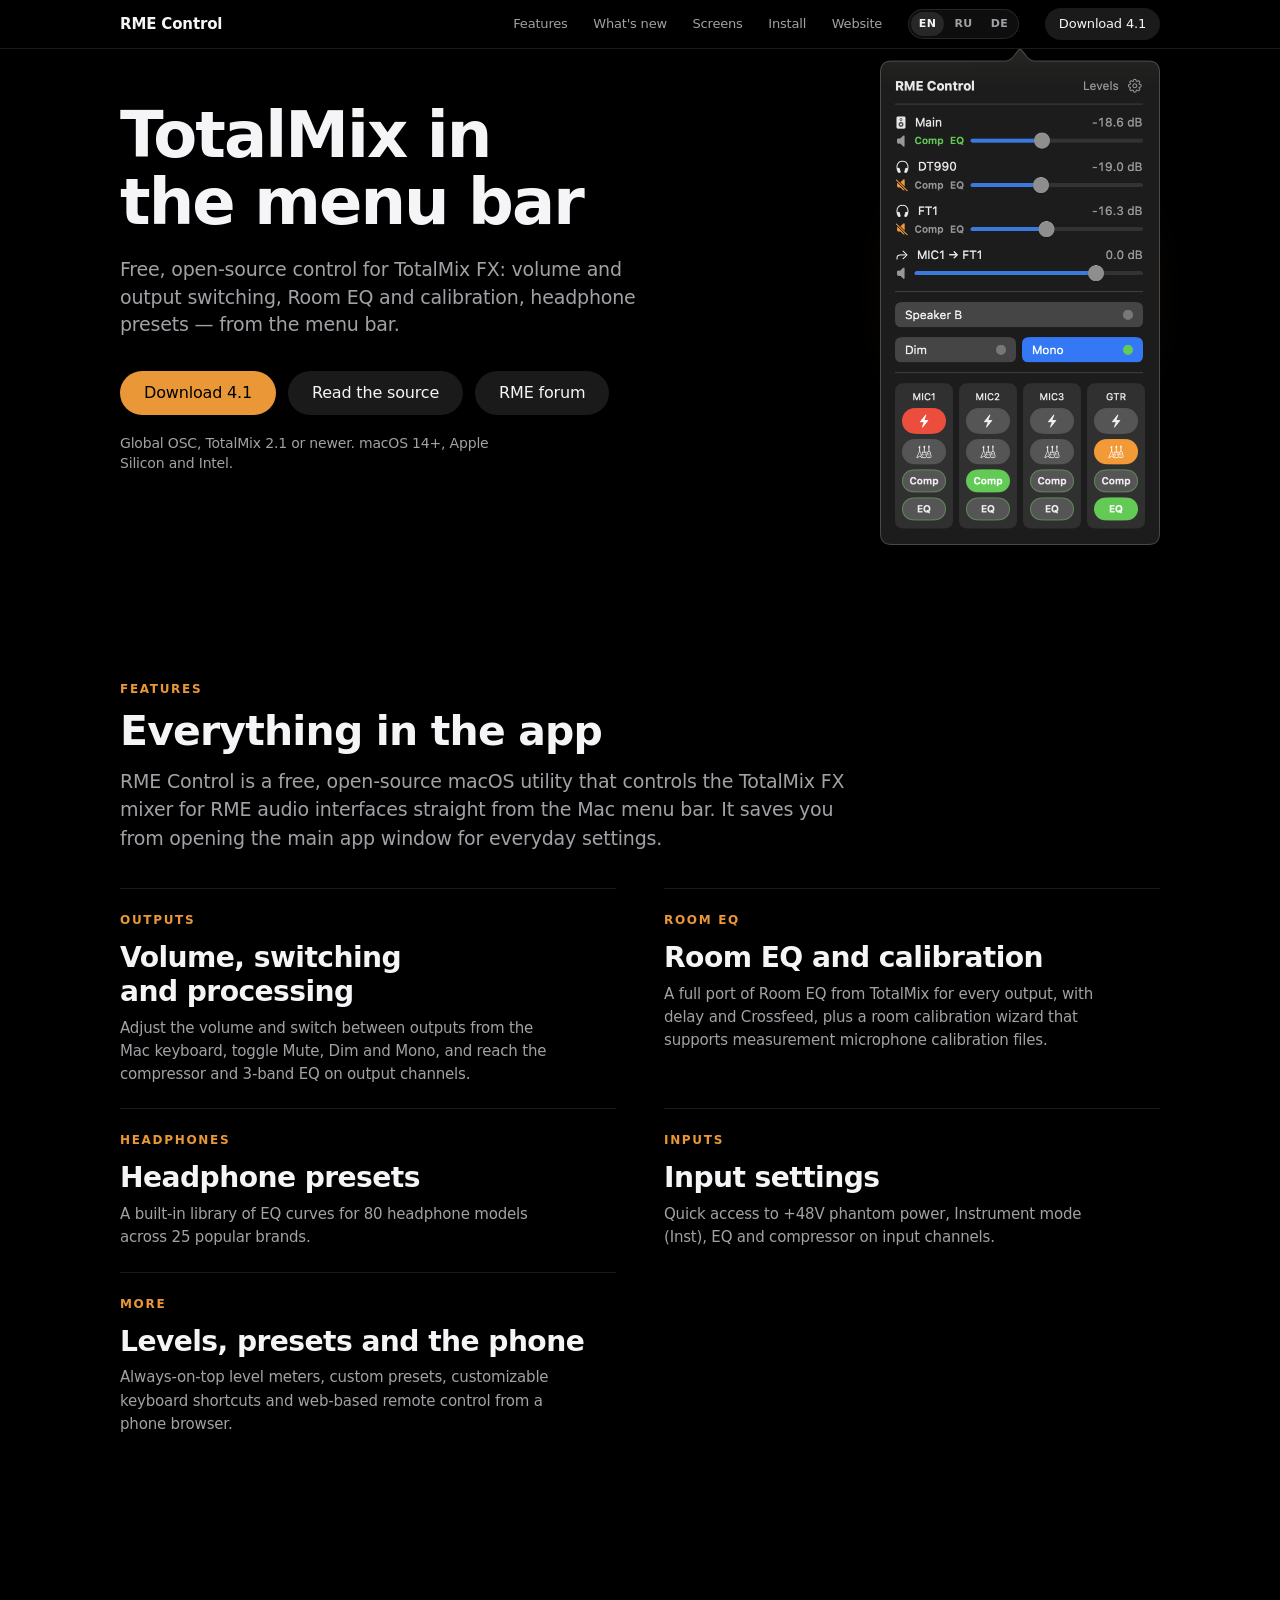
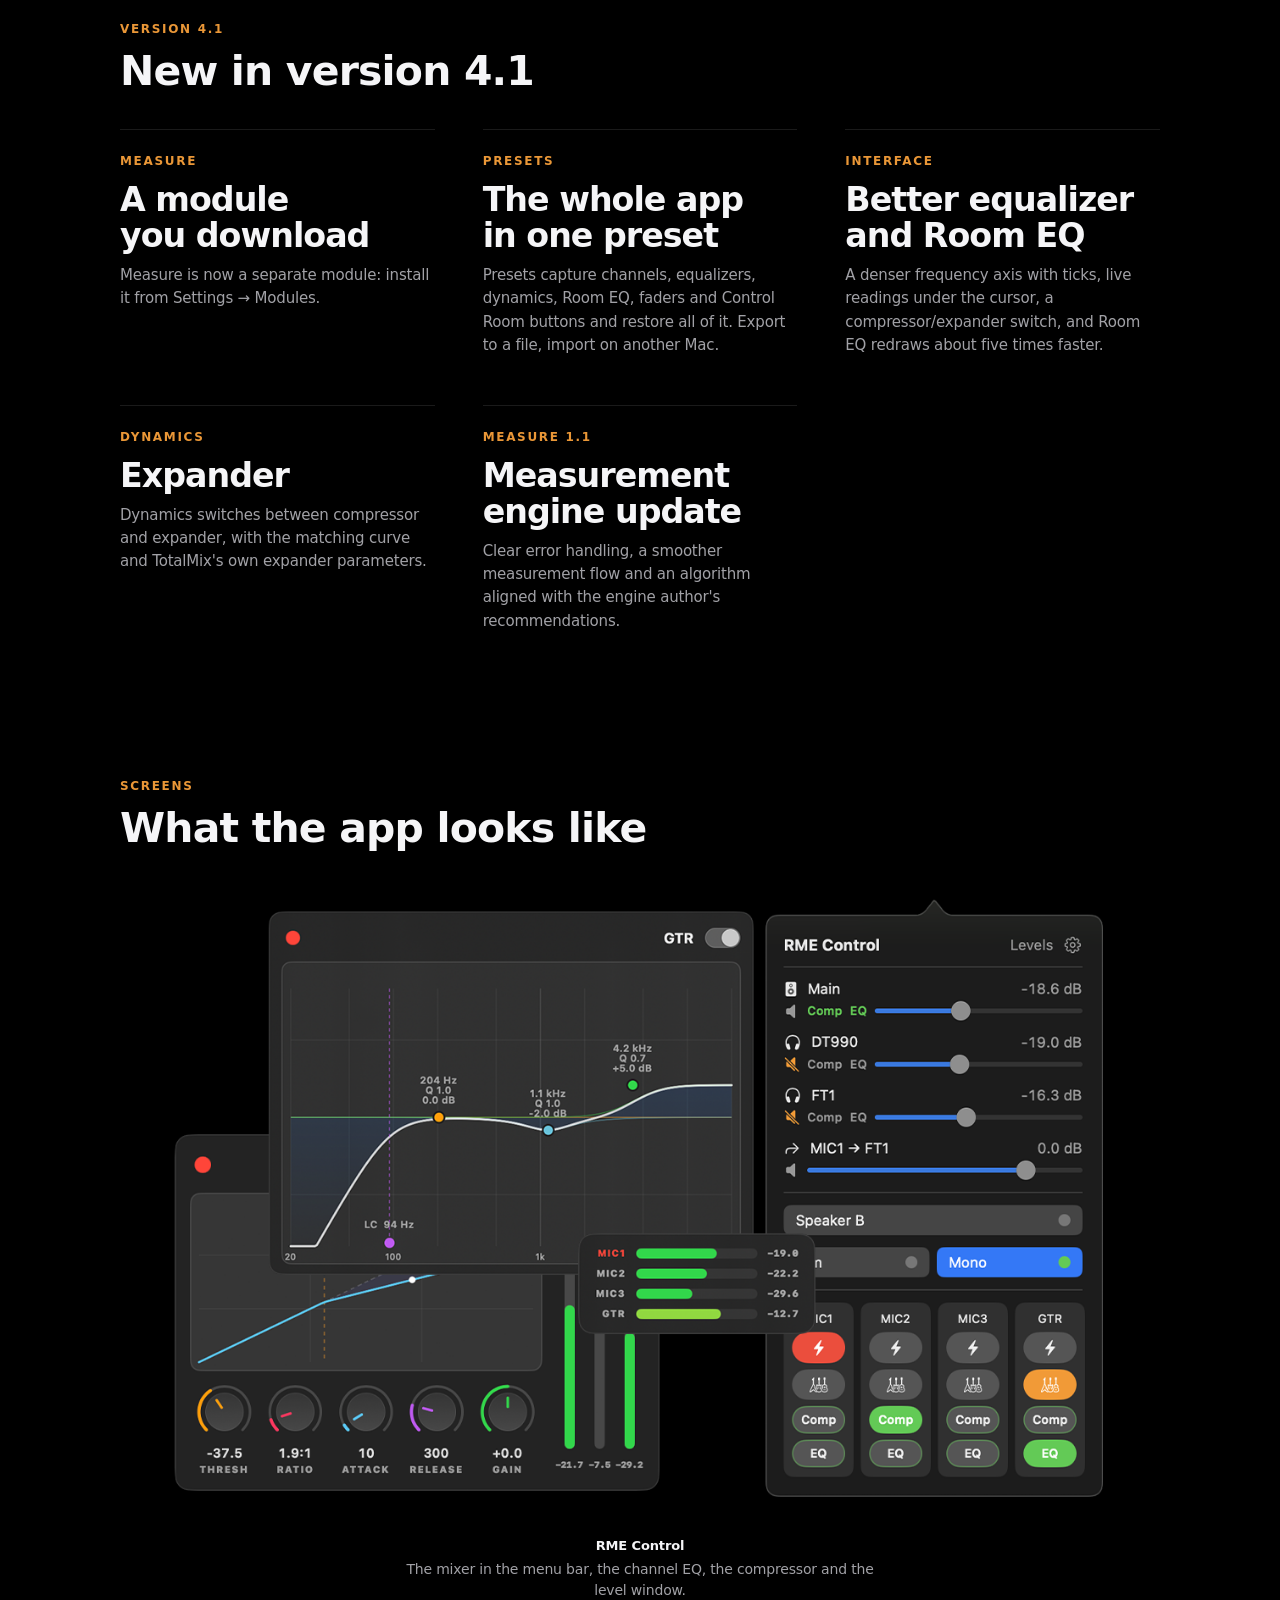
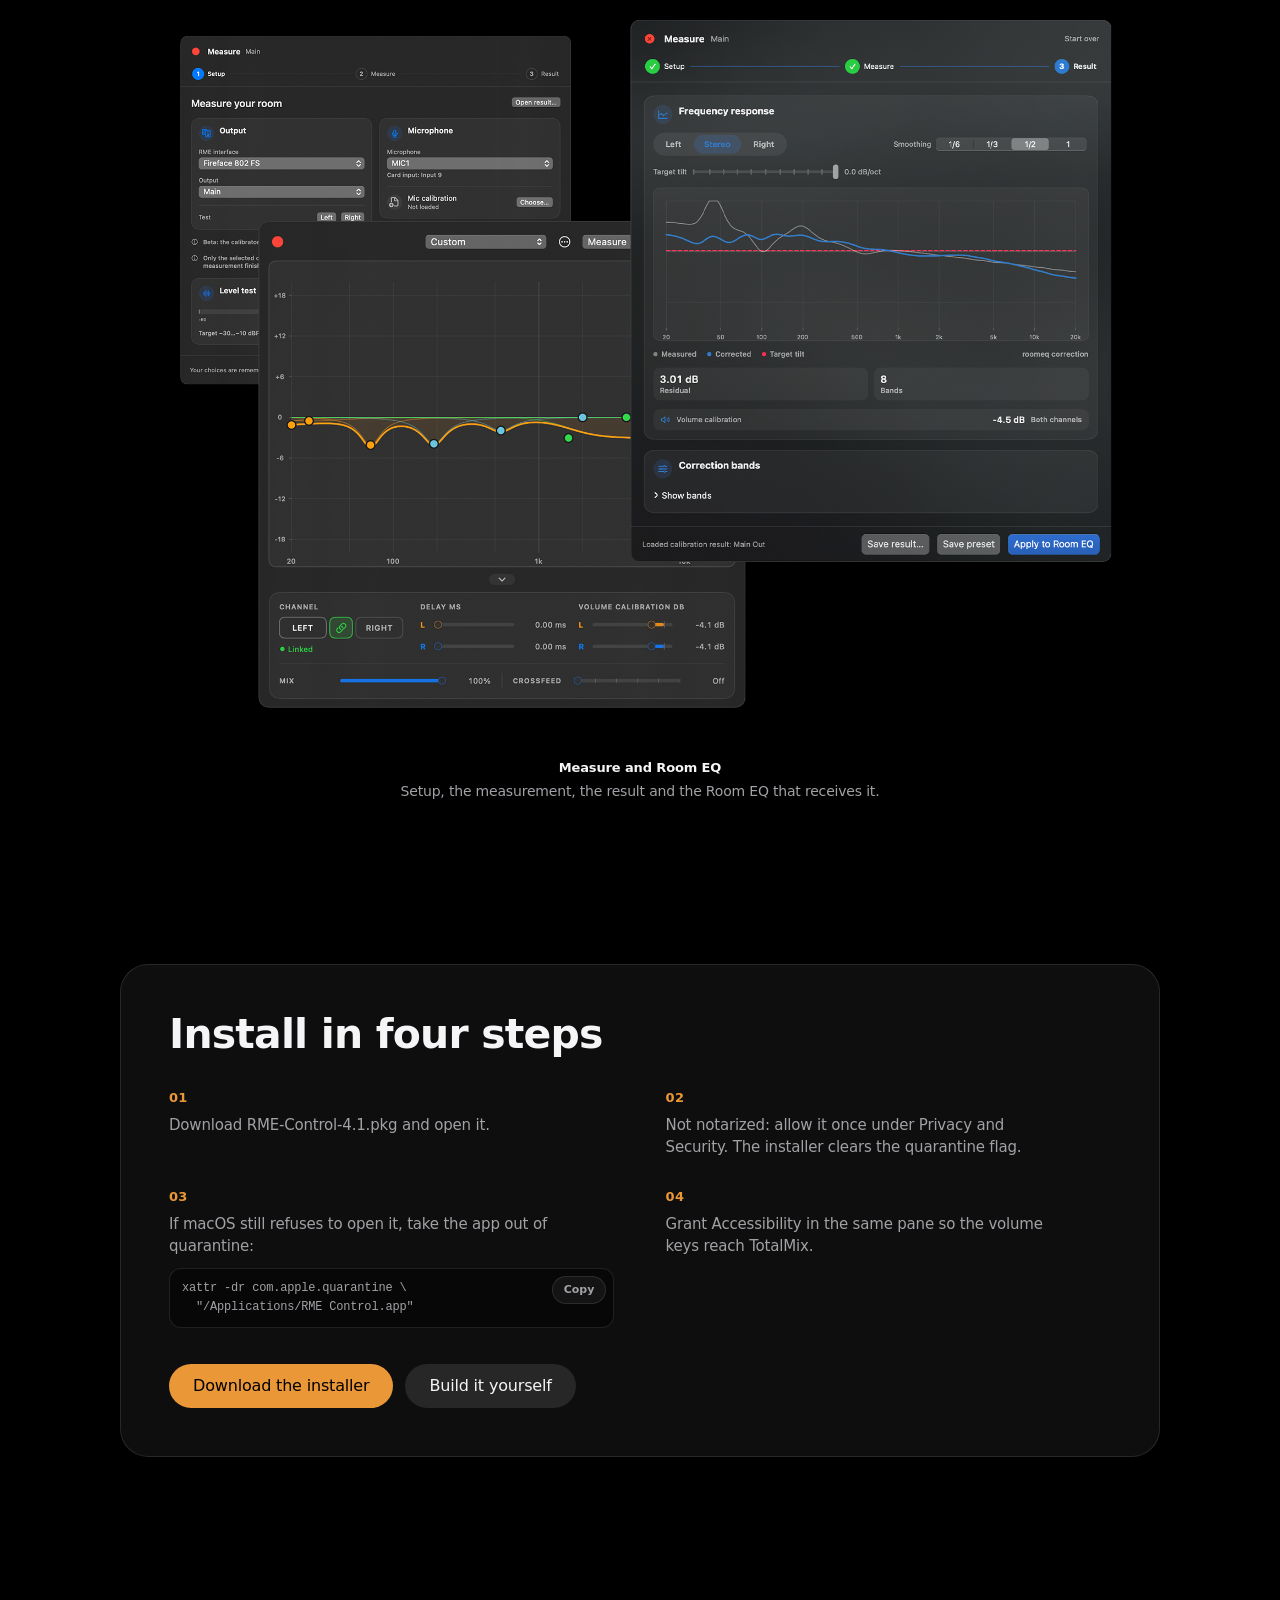
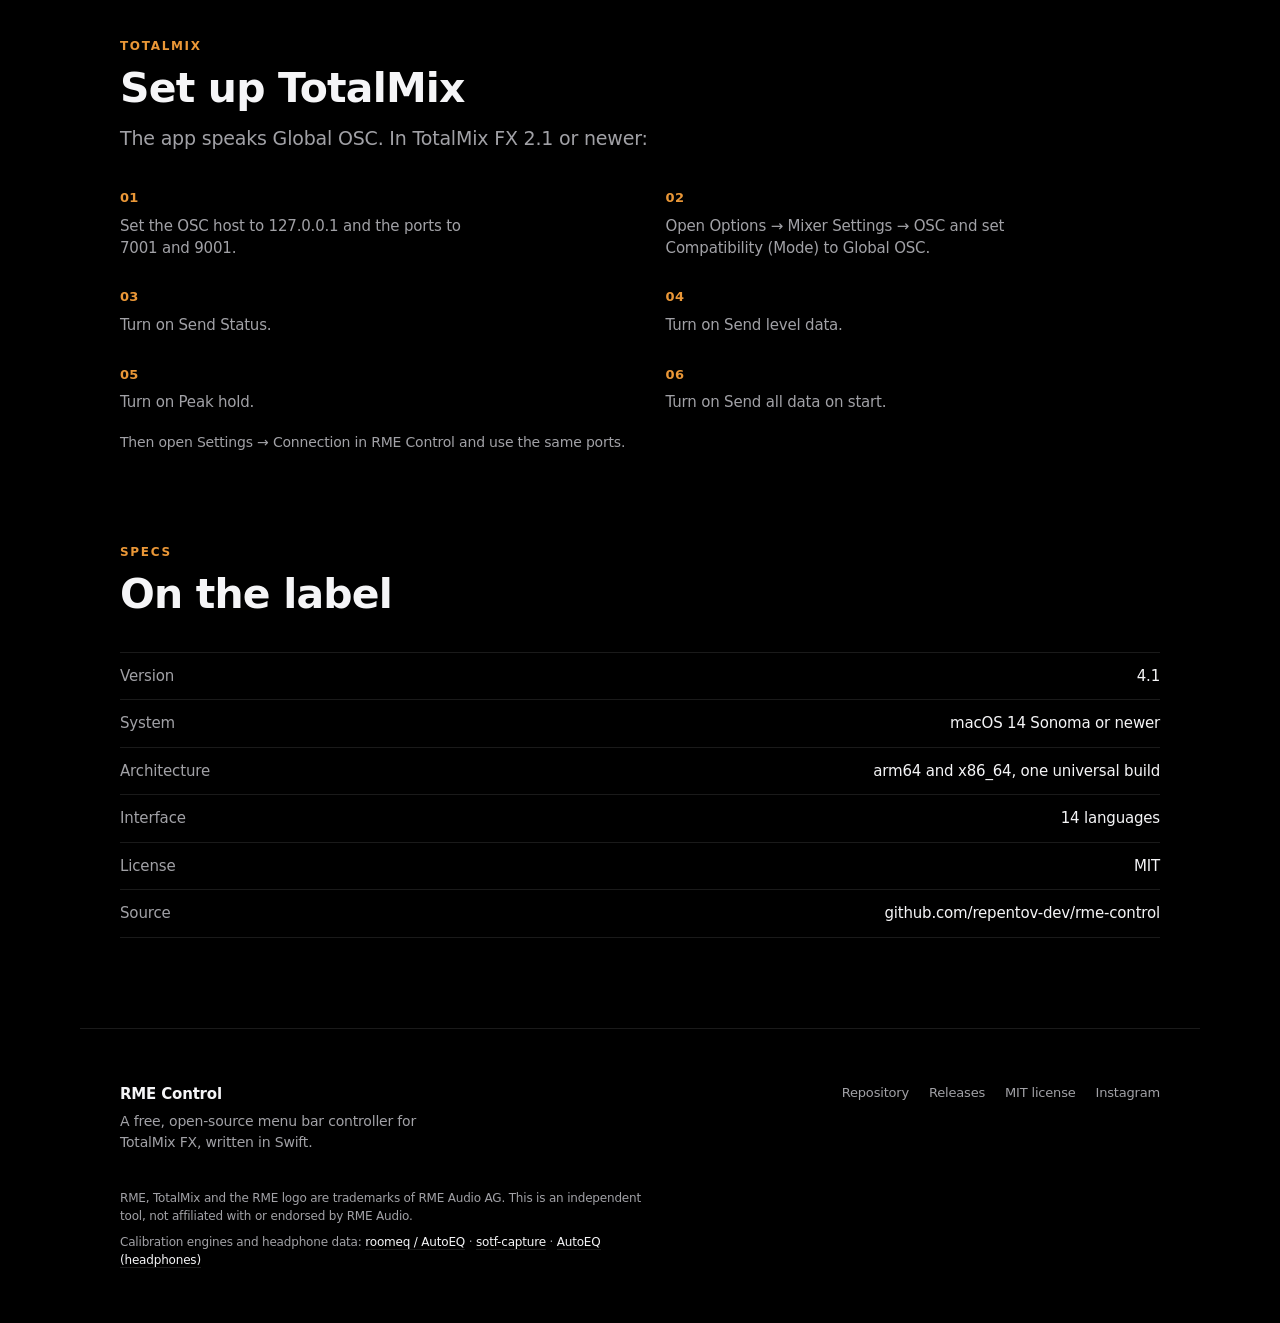
<file: docs/index.html>
<!doctype html>
<html lang="en">
<head>
<meta charset="utf-8">
<meta name="viewport" content="width=device-width, initial-scale=1">
<title>RME Control — TotalMix in the menu bar</title>
<meta name="description" content="Free, open-source macOS menu bar control for RME interfaces: TotalMix volume and output switching, Room EQ, room calibration, headphone presets, input and output processing.">
<meta name="theme-color" content="#000000">
<link rel="icon" href="./icon.png">
<script>
  document.documentElement.classList.add("js");
  setTimeout(function () {
    document.querySelectorAll("[data-reveal]").forEach(function (el) { el.classList.add("is-in"); });
  }, 3500);
</script>
<link rel="stylesheet" href="./apple.css?v=16">
</head>
<body>

<header class="nav">
  <div class="nav__inner">
    <a class="nav__brand" href="#top">RME Control</a>
    <nav class="nav__links" aria-label="Sections" data-i18n-aria-label="nav.sections">
      <a href="#features" data-i18n="nav.features">Features</a>
      <a href="#new" data-i18n="nav.new">What's new</a>
      <a href="#screens" data-i18n="nav.screens">Screens</a>
      <a href="#install" data-i18n="nav.install">Install</a>
      <a href="https://repentov-dev.github.io/repentov-site/" data-i18n="nav.site" target="_blank" rel="noopener">Website</a>
      <span class="lang" role="group" aria-label="Language" data-i18n-aria-label="nav.language">
        <button type="button" data-lang="en" lang="en" aria-label="English">EN</button>
        <button type="button" data-lang="ru" lang="ru" aria-label="Русский">RU</button>
        <button type="button" data-lang="de" lang="de" aria-label="Deutsch">DE</button>
      </span>
      <a class="nav__cta" href="https://github.com/repentov-dev/rme-control/releases/download/v4.1/RME-Control-4.1.pkg" data-i18n="nav.download">Download 4.1</a>
    </nav>
    <button class="nav__burger" type="button" aria-label="Menu" aria-expanded="false" data-i18n-aria-label="nav.menu">
      <span></span><span></span>
    </button>
  </div>
</header>

<main id="top">

  <section class="hero">
    <div class="hero__copy">
      <h1 data-i18n="hero.title">TotalMix in the menu bar</h1>
      <p class="hero__sub" data-i18n="hero.sub">Free, open-source control for TotalMix FX: volume and output switching, Room EQ and calibration, headphone presets — from the menu bar.</p>
      <div class="hero__actions">
        <a class="btn btn--fill" href="https://github.com/repentov-dev/rme-control/releases/download/v4.1/RME-Control-4.1.pkg" data-i18n="hero.download">Download 4.1</a>
        <a class="btn btn--tint" href="https://github.com/repentov-dev/rme-control" data-i18n="hero.source">Read the source</a>
        <a class="btn btn--tint" href="https://forum.rme-audio.de/viewtopic.php?id=43536" data-i18n="hero.forum">RME forum</a>
      </div>
      <p class="hero__note" data-i18n="hero.note">Global OSC, TotalMix 2.1 or newer. macOS 14+, Apple Silicon and Intel.</p>
    </div>
    <div class="hero__stage">
      <div class="hero__tilt">
        <img class="hero__shot" src="./screenshots/popover-window.png" width="560" height="993" alt="RME Control popover" data-i18n-alt="shot.popover.alt">
      </div>
    </div>
  </section>

  <section class="features" id="features">
    <div class="section-head" data-reveal>
      <p class="eyebrow" data-i18n="features.eyebrow">Features</p>
      <h2 data-i18n="features.title">Everything in the app</h2>
      <p class="lead" data-i18n="features.lead">RME Control is a free, open-source macOS utility that controls the TotalMix FX mixer for RME audio interfaces straight from the Mac menu bar. It saves you from opening the main app window for everyday settings.</p>
    </div>
    <div class="keys">
      <article class="key" data-reveal style="--i:0">
        <p class="chapter__kicker" data-i18n="feat.out.kicker">Outputs</p>
        <h3 data-i18n="feat.out.title">Volume, switching and processing</h3>
        <p data-i18n="feat.out.text">Adjust the volume and switch between outputs from the Mac keyboard, toggle Mute, Dim and Mono, and reach the compressor and 3-band EQ on output channels.</p>
      </article>
      <article class="key" data-reveal style="--i:1">
        <p class="chapter__kicker" data-i18n="feat.eq.kicker">Room EQ</p>
        <h3 data-i18n="feat.eq.title">Room EQ and calibration</h3>
        <p data-i18n="feat.eq.text">A full port of Room EQ from TotalMix for every output, with delay and Crossfeed, plus a room calibration wizard that supports measurement microphone calibration files.</p>
      </article>
      <article class="key" data-reveal style="--i:2">
        <p class="chapter__kicker" data-i18n="feat.hp.kicker">Headphones</p>
        <h3 data-i18n="feat.hp.title">Headphone presets</h3>
        <p data-i18n="feat.hp.text">A built-in library of EQ curves for 80 headphone models across 25 popular brands.</p>
      </article>
      <article class="key" data-reveal style="--i:3">
        <p class="chapter__kicker" data-i18n="feat.in.kicker">Inputs</p>
        <h3 data-i18n="feat.in.title">Input settings</h3>
        <p data-i18n="feat.in.text">Quick access to +48V phantom power, Instrument mode (Inst), EQ and compressor on input channels.</p>
      </article>
      <article class="key" data-reveal style="--i:4">
        <p class="chapter__kicker" data-i18n="feat.more.kicker">More</p>
        <h3 data-i18n="feat.more.title">Levels, presets and the phone</h3>
        <p data-i18n="feat.more.text">Always-on-top level meters, custom presets, customizable keyboard shortcuts and web-based remote control from a phone browser.</p>
      </article>
    </div>
  </section>

  <section class="new" id="new">
    <div class="section-head" data-reveal>
      <p class="eyebrow" data-i18n="new.eyebrow">Version 4.1</p>
      <h2 data-i18n="new.title">New in version 4.1</h2>
    </div>
    <div class="new__list">
      <article class="new__row" data-reveal style="--i:0">
        <p class="chapter__kicker" data-i18n="new.module.kicker">Measure</p>
        <h3 data-i18n="new.module.title">A module you download</h3>
        <p data-i18n="new.module.text">Measure is now a separate module: install it from Settings → Modules.</p>
      </article>
      <article class="new__row" data-reveal style="--i:1">
        <p class="chapter__kicker" data-i18n="new.presets.kicker">Presets</p>
        <h3 data-i18n="new.presets.title">The whole app in one preset</h3>
        <p data-i18n="new.presets.text">Presets capture channels, equalizers, dynamics, Room EQ, faders and Control Room buttons — and restore all of it. Export to a file, import on another Mac.</p>
      </article>
      <article class="new__row" data-reveal style="--i:2">
        <p class="chapter__kicker" data-i18n="new.ux.kicker">Interface</p>
        <h3 data-i18n="new.ux.title">Better equalizer and Room EQ</h3>
        <p data-i18n="new.ux.text">A denser frequency axis with ticks, live readings under the cursor, a compressor/expander switch, and Room EQ redraws about five times faster.</p>
      </article>
      <article class="new__row" data-reveal style="--i:3">
        <p class="chapter__kicker" data-i18n="new.expander.kicker">Dynamics</p>
        <h3 data-i18n="new.expander.title">Expander</h3>
        <p data-i18n="new.expander.text">Dynamics switches between compressor and expander, with the matching curve and TotalMix's own expander parameters.</p>
      </article>
      <article class="new__row" data-reveal style="--i:4">
        <p class="chapter__kicker" data-i18n="new.measure11.kicker">Measure 1.1</p>
        <h3 data-i18n="new.measure11.title">Measurement engine update</h3>
        <p data-i18n="new.measure11.text">Clear error handling, a smoother measurement flow and an algorithm aligned with the engine author's recommendations.</p>
      </article>
    </div>
  </section>

  <section class="gallery" id="screens">
    <div class="section-head" data-reveal>
      <p class="eyebrow" data-i18n="screens.eyebrow">Screens</p>
      <h2 data-i18n="screens.title">What the app looks like</h2>
    </div>

    <figure class="shot shot--wide shot--product" data-reveal>
      <img src="./screenshots/app.png" width="1156" height="752" alt="RME Control windows" data-i18n-alt="shot.windows.alt">
      <figcaption>
        <span class="shot__name" data-i18n="shot.app.name">RME Control</span>
        <span class="shot__text" data-i18n="shot.app">The mixer in the menu bar, the channel EQ, the compressor and the level window.</span>
      </figcaption>
    </figure>

    <figure class="shot shot--wide shot--product" data-reveal>
      <img src="./screenshots/measure.png?v=2" width="1781" height="1355" alt="Measure setup, Room EQ and the measurement result" data-i18n-alt="shot.measure.alt">
      <figcaption>
        <span class="shot__name" data-i18n="shot.product.name">Measure and Room EQ</span>
        <span class="shot__text" data-i18n="shot.product">Setup, the measurement, the result and the Room EQ that receives it.</span>
      </figcaption>
    </figure>
  </section>

  

  

  

  <section class="install" id="install">
    <div class="install__card" data-reveal>
      <h2 data-i18n="install.title">Install in four steps</h2>
      <ol class="steps">
        <li class="step">
          <span class="step__num">01</span>
          <p><span data-i18n="install.one">Download</span> <span class="nowrap">RME-Control-4.1.pkg</span> <span data-i18n="install.one.b">and open it.</span></p>
        </li>
        <li class="step">
          <span class="step__num">02</span>
          <p data-i18n="install.two">Not notarized: allow it once under Privacy and Security. The installer clears the quarantine flag.</p>
        </li>
        <li class="step">
          <span class="step__num">03</span>
          <p data-i18n="install.three">If macOS still refuses to open it, take the app out of quarantine:</p>
          <div class="cmd-block">
            <pre class="cmd">xattr -dr com.apple.quarantine \
  "/Applications/RME Control.app"</pre>
            <button class="cmd__copy" type="button" data-copy-command>
              <span data-i18n="install.cmd.copy">Copy</span>
            </button>
          </div>
        </li>
        <li class="step">
          <span class="step__num">04</span>
          <p data-i18n="install.four">Grant Accessibility in the same pane so the volume keys reach TotalMix.</p>
        </li>
      </ol>
      <div class="install__actions">
        <a class="btn btn--fill" href="https://github.com/repentov-dev/rme-control/releases/download/v4.1/RME-Control-4.1.pkg" data-i18n="install.download">Download the installer</a>
        <a class="btn btn--tint" href="https://github.com/repentov-dev/rme-control#build-and-install" data-i18n="install.build">Build it yourself</a>
      </div>
    </div>
  </section>

  <section class="setup" id="totalmix">
    <div class="section-head" data-reveal>
      <p class="eyebrow" data-i18n="tm.eyebrow">TotalMix</p>
      <h2 data-i18n="tm.title">Set up TotalMix</h2>
      <p class="lead" data-i18n="tm.lead">The app speaks Global OSC. In TotalMix FX 2.1 or newer:</p>
    </div>
    <ol class="steps" data-reveal>
      <li class="step"><span class="step__num">01</span><p data-i18n="tm.one">Set the OSC host to 127.0.0.1 and the ports to 7001 and 9001.</p></li>
      <li class="step"><span class="step__num">02</span><p data-i18n="tm.two">Open Options → Mixer Settings → OSC and set Compatibility (Mode) to Global OSC.</p></li>
      <li class="step"><span class="step__num">03</span><p data-i18n="tm.three">Turn on Send Status.</p></li>
      <li class="step"><span class="step__num">04</span><p data-i18n="tm.four">Turn on Send level data.</p></li>
      <li class="step"><span class="step__num">05</span><p data-i18n="tm.five">Turn on Peak hold.</p></li>
      <li class="step"><span class="step__num">06</span><p data-i18n="tm.six">Turn on Send all data on start.</p></li>
    </ol>
    <p class="setup__after" data-reveal data-i18n="tm.note">Then open Settings → Connection in RME Control and use the same ports.</p>
  </section>

  <section class="specs" id="specs">
    <div class="section-head" data-reveal>
      <p class="eyebrow" data-i18n="specs.eyebrow">Specs</p>
      <h2 data-i18n="specs.title">On the label</h2>
    </div>
    <dl class="sheet sheet--specs" data-reveal>
      <div class="row"><dt data-i18n="specs.version">Version</dt><dd>4.1</dd></div>
      <div class="row"><dt data-i18n="specs.system">System</dt><dd data-i18n="specs.system.v">macOS 14 Sonoma or newer</dd></div>
      <div class="row"><dt data-i18n="specs.arch">Architecture</dt><dd data-i18n="specs.arch.v">arm64 and x86_64, one universal build</dd></div>
      <div class="row"><dt data-i18n="specs.languages">Interface</dt><dd data-i18n="specs.languages.v">14 languages</dd></div>
      <div class="row"><dt data-i18n="specs.license">License</dt><dd>MIT</dd></div>
      <div class="row"><dt data-i18n="specs.source">Source</dt><dd><a href="https://github.com/repentov-dev/rme-control">github.com/repentov-dev/rme-control</a></dd></div>
    </dl>
  </section>

</main>

<footer class="foot">
  <div class="foot__inner">
    <div class="foot__mast">
      <p class="foot__mark">RME Control</p>
      <p class="foot__note" data-i18n="foot.note">A free, open-source menu bar controller for TotalMix FX, written in Swift.</p>
    </div>
    <nav class="foot__links" aria-label="Elsewhere" data-i18n-aria-label="foot.links">
      <a href="https://github.com/repentov-dev/rme-control" data-i18n="foot.repo">Repository</a>
      <a href="https://github.com/repentov-dev/rme-control/releases" data-i18n="foot.releases">Releases</a>
      <a href="https://github.com/repentov-dev/rme-control/blob/main/LICENSE" data-i18n="foot.license">MIT license</a>
      <a href="https://www.instagram.com/repentov">Instagram</a>
    </nav>
  </div>
  <div class="foot__legal">
    <p data-i18n="foot.legal">RME, TotalMix and the RME logo are trademarks of RME Audio AG. This is an independent tool, not affiliated with or endorsed by RME Audio.</p>
    <p class="foot__credits">
      <span data-i18n="foot.credits">Calibration engines and headphone data:</span>
      <a href="https://github.com/pierreaubert/autoeq">roomeq / AutoEQ</a> ·
      <a href="https://github.com/pierreaubert/sotf-capture">sotf-capture</a> ·
      <a href="https://github.com/jaakkopasanen/AutoEq">AutoEQ (headphones)</a>
    </p>
  </div>
</footer>

<script src="./i18n.js?v=12" defer></script>
<script src="./apple.js?v=5" defer></script>
</body>
</html>
</file>
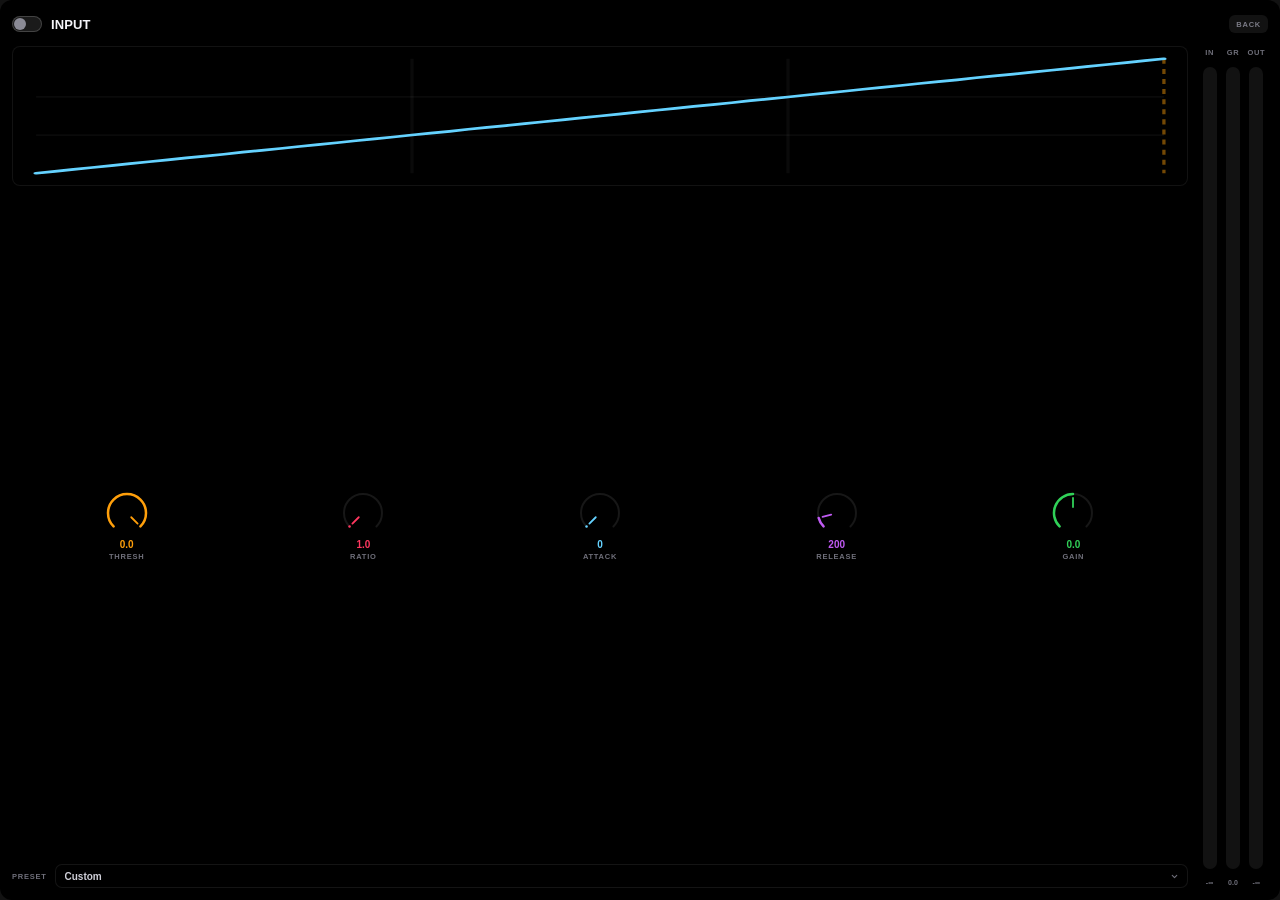
<file: RME Control/Resources/Web/compressor.html>
<!doctype html>
<html lang="en">
<head>
<meta charset="utf-8">
<meta name="viewport" content="width=device-width, initial-scale=1">
<title>Compressor</title>
<style>
  :root {
    color-scheme: dark;
    --muted: #6f6f7a;
    --txt: #f4f4f8;
  }

  * {
    box-sizing: border-box;
    -webkit-user-select: none;
    user-select: none;
    cursor: default;
  }

  html, body {
    height: 100%;
    margin: 0;
    overflow: hidden;
    background: transparent;
    font-family: -apple-system, BlinkMacSystemFont, "SF Pro Text", "Helvetica Neue", sans-serif;
    -webkit-font-smoothing: antialiased;
  }

  #root { height: 100%; }

  .app {
    position: relative;
    height: 100%;
    border-radius: 12px;
    padding: 10px 12px 0;
    display: flex;
    flex-direction: column;
    gap: 8px;
    background: #000000;
  }

  .header {
    display: flex;
    align-items: center;
    gap: 9px;
    height: 28px;
    flex: 0 0 auto;
  }

  .switch {
    position: relative;
    width: 30px;
    height: 16px;
    flex: 0 0 auto;
    padding: 0;
    border-radius: 999px;
    border: 1px solid rgba(255, 255, 255, 0.18);
    background: rgba(255, 255, 255, 0.10);
    transition: background .15s, border-color .15s;
  }

  .switch .knob {
    position: absolute;
    top: 1px;
    left: 1px;
    width: 12px;
    height: 12px;
    border-radius: 50%;
    background: #8a8a95;
    transition: transform .15s, background .15s;
  }

  .switch.on {
    background: #30d158;
    border-color: #30d158;
  }

  .switch.on .knob {
    transform: translateX(14px);
    background: #06140b;
  }

  .drag {
    flex: 1 1 auto;
    min-width: 0;
    height: 100%;
    display: flex;
    align-items: center;
    gap: 7px;
  }

  .title {
    font-size: 13px;
    font-weight: 600;
    letter-spacing: 0.01em;
    color: var(--txt);
    white-space: nowrap;
    overflow: hidden;
    text-overflow: ellipsis;
  }

  .close {
    height: 18px;
    padding: 0 7px;
    flex: 0 0 auto;
    display: grid;
    place-items: center;
    border: 0;
    border-radius: 6px;
    font-family: inherit;
    font-size: 7.5px;
    font-weight: 800;
    letter-spacing: 0.10em;
    color: #7c7c87;
    background: rgba(255, 255, 255, 0.07);
    transition: color .15s, background .15s;
  }

  .close:hover { color: #fff; background: #ff453a; }

  .body {
    flex: 1 1 auto;
    min-height: 0;
    display: flex;
    gap: 10px;
  }

  .main {
    flex: 1 1 auto;
    min-width: 0;
    display: flex;
    flex-direction: column;
    justify-content: space-between;
    gap: 8px;
    padding-bottom: 12px;
  }

  .curve {
    position: relative;
    height: 140px;
    flex: 0 0 auto;
    border-radius: 8px;
    border: 1px solid rgba(255, 255, 255, 0.07);
    background: #000000;
    overflow: hidden;
  }

  .curve svg { display: block; width: 100%; height: 100%; }

  .knobs {
    display: flex;
    justify-content: space-between;
    gap: 1px;
    flex: 0 0 auto;
  }

  .knob {
    display: flex;
    flex-direction: column;
    align-items: center;
    gap: 2px;
    flex: 0 0 19.5%;
    width: 19.5%;
    min-width: 0;
  }

  .svgwrap {
    width: 48px;
    height: 48px;
    touch-action: none;
    cursor: ns-resize;
  }

  .svgwrap svg { display: block; }

  .kval {
    width: 100%;
    text-align: center;
    white-space: nowrap;
    font-size: 10px;
    font-weight: 700;
    line-height: 1.1;
    font-variant-numeric: tabular-nums;
  }

  .klab {
    font-size: 7.5px;
    font-weight: 800;
    letter-spacing: 0.10em;
    color: var(--muted);
  }

  .rail {
    flex: 0 0 70px;
    width: 70px;
    min-width: 0;
    display: grid;
    grid-template-columns: repeat(3, minmax(0, 1fr));
    align-items: stretch;
  }

  .vmeter {
    width: 100%;
    min-width: 0;
    display: flex;
    flex-direction: column;
    align-items: center;
    gap: 10px;
    padding: 2px 0 14px;
  }

  .vmeter .bar {
    position: relative;
    flex: 1 1 auto;
    width: 14px;
    min-height: 0;
    border-radius: 999px;
    background: rgba(255, 255, 255, 0.07);
    overflow: hidden;
  }

  .vmeter .fill {
    position: absolute;
    left: 0;
    right: 0;
    bottom: 0;
    border-radius: 999px;
    transition: height .06s linear;
  }

  .vmeter .bar.top .fill {
    top: 0;
    bottom: auto;
  }

  .vmeter .vlab {
    width: 100%;
    text-align: center;
    white-space: nowrap;
    font-size: 7.5px;
    font-weight: 800;
    letter-spacing: 0.08em;
    color: var(--muted);
  }

  .vmeter .vval {
    width: 100%;
    text-align: center;
    white-space: nowrap;
    font-size: 7px;
    font-weight: 800;
    letter-spacing: 0.02em;
    color: var(--muted);
    font-variant-numeric: tabular-nums;
  }

  .preset-row {
    display: flex;
    align-items: center;
    gap: 8px;
    flex: 0 0 auto;
  }

  .preset-label {
    font-size: 7.5px;
    font-weight: 800;
    letter-spacing: 0.10em;
    color: var(--muted);
  }

  .dropdown {
    position: relative;
    flex: 1 1 auto;
    min-width: 0;
  }

  .dd-btn {
    width: 100%;
    height: 24px;
    display: flex;
    align-items: center;
    justify-content: space-between;
    gap: 6px;
    padding: 0 8px 0 9px;
    border-radius: 7px;
    border: 1px solid rgba(255, 255, 255, 0.08);
    background: #000000;
    color: #cfcfd8;
    font-family: inherit;
    font-size: 10px;
    font-weight: 600;
    text-align: left;
  }

  .dd-btn:hover { border-color: rgba(255, 255, 255, 0.18); }

  .dd-current {
    overflow: hidden;
    text-overflow: ellipsis;
    white-space: nowrap;
  }

  .dd-caret {
    flex: 0 0 auto;
    color: var(--muted);
    transition: transform .15s;
  }

  .dd-btn.open .dd-caret { transform: rotate(180deg); }

  .dd-menu {
    position: absolute;
    left: 0;
    right: 0;
    bottom: calc(100% + 5px);
    z-index: 30;
    max-height: 158px;
    overflow-y: auto;
    padding: 4px;
    border-radius: 8px;
    border: 1px solid rgba(255, 255, 255, 0.12);
    background: #000000;
    box-shadow: 0 12px 30px rgba(0, 0, 0, 0.85);
  }

  .dd-group {
    margin: 6px -4px 0;
    padding: 4px 4px 0;
    border-top: 1px solid rgba(255, 255, 255, 0.10);
  }

  .dd-group-name {
    position: sticky;
    top: -4px;
    z-index: 2;
    margin: 0 -4px 3px;
    padding: 5px 8px 4px;
    font-size: 7.5px;
    font-weight: 800;
    letter-spacing: 0.12em;
    text-transform: uppercase;
    color: var(--muted);
    background: #000000;
  }

  .dd-item {
    display: flex;
    align-items: center;
    width: 100%;
    height: 18px;
    padding: 0 8px;
    border: 0;
    border-radius: 4px;
    background: transparent;
    color: #b9b9c4;
    font-family: inherit;
    font-size: 10px;
    font-weight: 500;
    text-align: left;
  }

  .dd-item:hover { background: rgba(255, 255, 255, 0.09); color: #ffffff; }

  .dd-item.active { color: #cfe6ff; background: rgba(100, 210, 255, 0.12); }
</style>
</head>
<body>
<div id="root"></div>
<script src="window-drag.js"></script>
<script src="react.production.min.js"></script>
<script src="react-dom.production.min.js"></script>
<script src="compressor.js"></script>
<script src="remote-bridge.js"></script>
</body>
</html>
</file>
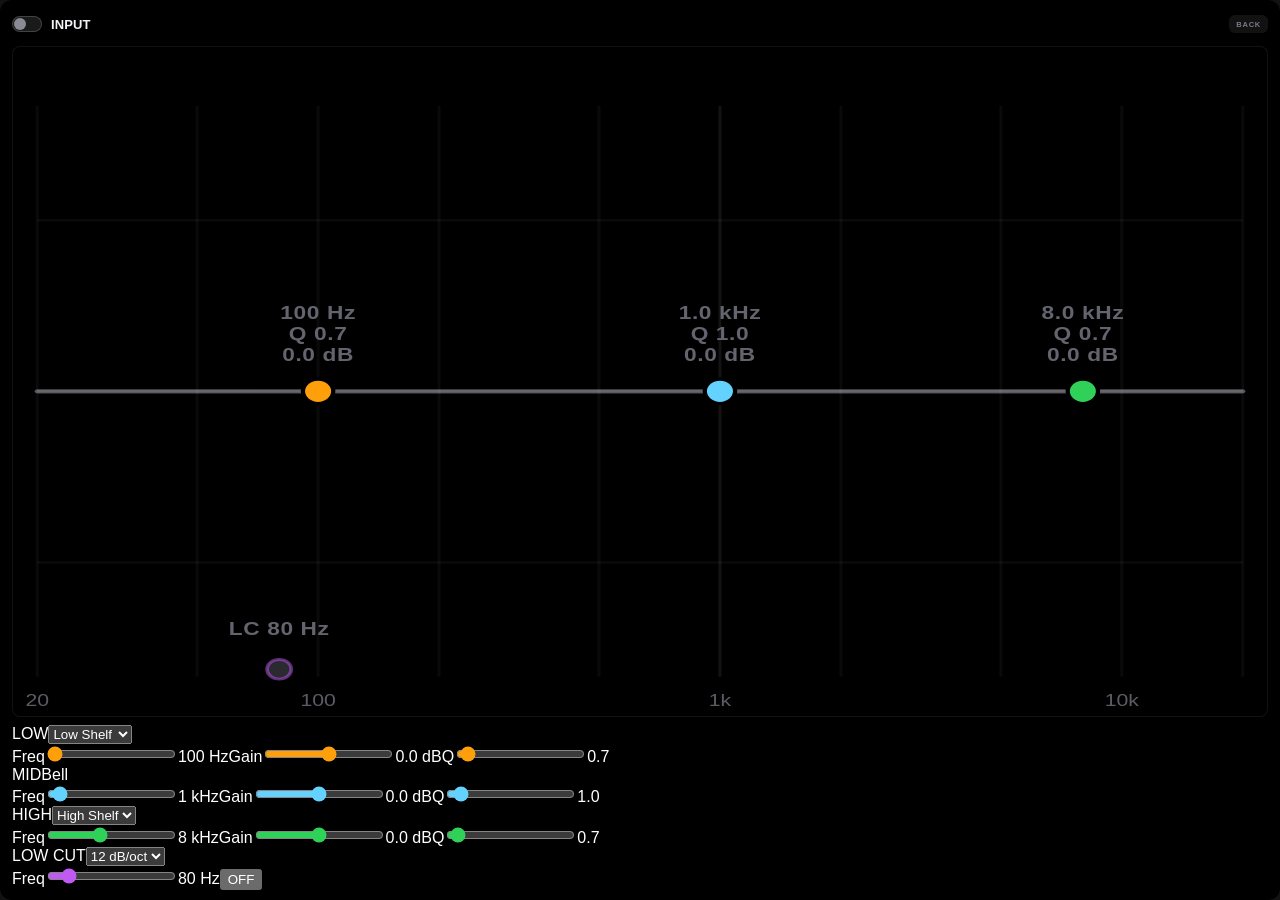
<file: RME Control/Resources/Web/eq.html>
<!doctype html>
<html lang="en">
<head>
<meta charset="utf-8">
<meta name="viewport" content="width=device-width, initial-scale=1">
<title>Equalizer</title>
<style>
  :root {
    color-scheme: dark;
    --muted: #6f6f7a;
    --txt: #f4f4f8;
    --low: #ff9f0a;
    --mid: #64d2ff;
    --high: #30d158;
    --cut: #bf5af2;
  }

  * {
    box-sizing: border-box;
    -webkit-user-select: none;
    user-select: none;
    cursor: default;
  }

  html, body {
    height: 100%;
    margin: 0;
    overflow: hidden;
    background: transparent;
    font-family: -apple-system, BlinkMacSystemFont, "SF Pro Text", "Helvetica Neue", sans-serif;
    -webkit-font-smoothing: antialiased;
  }

  #root { height: 100%; }

  .app {
    position: relative;
    height: 100%;
    border-radius: 12px;
    padding: 10px 12px 10px;
    display: flex;
    flex-direction: column;
    gap: 8px;
    background: #000000;
  }

  .header {
    display: flex;
    align-items: center;
    gap: 9px;
    height: 28px;
    flex: 0 0 auto;
  }

  .switch {
    position: relative;
    width: 30px;
    height: 16px;
    flex: 0 0 auto;
    padding: 0;
    border-radius: 999px;
    border: 1px solid rgba(255, 255, 255, 0.18);
    background: rgba(255, 255, 255, 0.10);
    transition: background .15s, border-color .15s;
  }

  .switch .knob {
    position: absolute;
    top: 1px;
    left: 1px;
    width: 12px;
    height: 12px;
    border-radius: 50%;
    background: #8a8a95;
    transition: transform .15s, background .15s;
  }

  .switch.on {
    background: #30d158;
    border-color: #30d158;
  }

  .switch.on .knob {
    transform: translateX(14px);
    background: #06140b;
  }

  .drag {
    flex: 1 1 auto;
    min-width: 0;
    height: 100%;
    display: flex;
    align-items: center;
    gap: 7px;
  }

  .title {
    font-size: 13px;
    font-weight: 600;
    letter-spacing: 0.01em;
    color: var(--txt);
    white-space: nowrap;
    overflow: hidden;
    text-overflow: ellipsis;
  }

  .close {
    height: 18px;
    padding: 0 7px;
    flex: 0 0 auto;
    display: grid;
    place-items: center;
    border: 0;
    border-radius: 6px;
    font-family: inherit;
    font-size: 7.5px;
    font-weight: 800;
    letter-spacing: 0.10em;
    color: #7c7c87;
    background: rgba(255, 255, 255, 0.07);
    transition: color .15s, background .15s;
  }

  .close:hover { color: #fff; background: #ff453a; }

  .graph {
    position: relative;
    flex: 1 1 auto;
    min-height: 130px;
    border-radius: 8px;
    border: 1px solid rgba(255, 255, 255, 0.07);
    background: #000000;
    overflow: hidden;
    touch-action: none;
  }

  .graph svg { display: block; width: 100%; height: 100%; }

  .band-tip {
    position: absolute;
    padding: 4px;
    border-radius: 9px;
    background: #000000;
    border: 1px solid rgba(255, 255, 255, 0.14);
    box-shadow: 0 10px 24px rgba(0, 0, 0, 0.6);
    opacity: 0;
    transform: translateY(-3px);
    transition: opacity 0.13s ease, transform 0.13s ease;
    pointer-events: none;
    z-index: 10;
  }

  .band-tip.show {
    opacity: 1;
    transform: translateY(0);
    pointer-events: auto;
  }

  .tip-grid {
    display: flex;
    gap: 4px;
  }

  .tip-chip {
    width: 20px;
    height: 20px;
    padding: 0;
    display: grid;
    place-items: center;
    border-radius: 50%;
    border: 0;
    background: transparent;
    color: #a8a8b4;
    font-family: inherit;
    font-size: 8px;
    font-weight: 700;
    transition: background 0.12s, opacity 0.12s;
  }



</style>
</head>
<body>
<div id="root"></div>
<script src="window-drag.js"></script>
<script src="react.production.min.js"></script>
<script src="react-dom.production.min.js"></script>
<script src="eq.js"></script>
<script src="remote-bridge.js"></script>
</body>
</html>
</file>
<file: docs/apple.css>
/* RME Control — Apple-flavoured landing page.
   System type, translucent chrome, pill controls, one accent from the app. */

:root {
  --bg: #000;
  --surface: rgba(255, 255, 255, 0.055);
  --surface-strong: rgba(255, 255, 255, 0.1);
  --text: #f5f5f7;
  --text-2: #a1a1a6;
  --line: rgba(255, 255, 255, 0.1);
  --line-strong: rgba(255, 255, 255, 0.22);
  --accent: #ea9737;
  --accent-soft: rgba(234, 151, 55, 0.12);

  --font: -apple-system, BlinkMacSystemFont, "SF Pro Display", "SF Pro Text",
    "Helvetica Neue", system-ui, sans-serif;
  --mono: ui-monospace, "SF Mono", SFMono-Regular, Menlo, monospace;

  --gutter: clamp(20px, 4vw, 40px);
  --measure: 1120px;
  --radius-card: 28px;
  --radius-pill: 980px;

  --ease-out: cubic-bezier(0.22, 1, 0.36, 1);
  --nav-h: 48px;
  color-scheme: dark;
}

*, *::before, *::after { box-sizing: border-box; }
html, body { overflow-x: clip; }
html { scroll-behavior: smooth; scroll-padding-top: calc(var(--nav-h) + 24px); }

body {
  margin: 0;
  padding-top: var(--nav-h);
  background: var(--bg);
  color: var(--text);
  font-family: var(--font);
  font-size: 17px;
  line-height: 1.5;
  letter-spacing: -0.011em;
  -webkit-font-smoothing: antialiased;
  text-rendering: optimizeLegibility;
}

img { display: block; max-width: 100%; height: auto; }
a { color: inherit; text-decoration: none; }
p { margin: 0; }
::selection { background: var(--accent-soft); }

:focus-visible {
  outline: 2px solid var(--accent);
  outline-offset: 3px;
  border-radius: 8px;
}

h1, h2, h3 {
  margin: 0;
  font-weight: 700;
  letter-spacing: -0.03em;
  line-height: 1.05;
  text-wrap: balance;
  overflow-wrap: break-word;
}
h1 { font-size: clamp(2.5rem, 5.4vw, 4rem); max-width: 15ch; }
h2 { font-size: clamp(1.75rem, 3.2vw, 2.75rem); letter-spacing: -0.02em; }
h3 { font-size: 1.1875rem; font-weight: 600; letter-spacing: -0.01em; line-height: 1.2; }

.container { width: 100%; max-width: var(--measure); margin-inline: auto; padding-inline: var(--gutter); }
main > section { padding-inline: var(--gutter); max-width: var(--measure); margin-inline: auto; }

/* Chrome: a translucent bar, content scrolling underneath. */
.nav {
  position: fixed; top: 0; left: 0; right: 0; z-index: 100;
  transition: background-color 220ms linear, border-color 220ms linear, box-shadow 220ms linear;
  background: color-mix(in srgb, var(--bg) 88%, transparent);
  backdrop-filter: blur(20px) saturate(180%);
  -webkit-backdrop-filter: blur(20px) saturate(180%);
  border-bottom: 1px solid var(--line);
}
.nav.is-scrolled {
  background: color-mix(in srgb, var(--bg) 96%, transparent);
  border-bottom-color: rgba(255, 255, 255, 0.16);
  box-shadow: 0 10px 30px rgba(0, 0, 0, 0.35);
}
.nav__inner {
  max-width: var(--measure); margin-inline: auto;
  padding: 0 var(--gutter);
  min-height: 48px; display: flex; align-items: center; justify-content: space-between; gap: 24px;
}
.nav__brand { font-size: 15px; font-weight: 600; letter-spacing: -0.01em; white-space: nowrap; }
.nav__links { display: flex; align-items: center; gap: clamp(12px, 2vw, 28px); flex-wrap: wrap; }
.nav__links a {
  position: relative;
  font-size: 13px; color: var(--text-2);
  transition: color 120ms linear;
}
.nav__links a:not(.nav__cta)::after {
  content: ""; position: absolute; left: 0; right: 0; bottom: -5px; height: 1px;
  background: currentColor; transform: scaleX(0); transform-origin: left center;
  transition: transform 260ms var(--ease-out);
}
.nav__links a:not(.nav__cta):hover::after { transform: scaleX(1); }
.nav__links a:hover { color: var(--text); }
.nav__cta {
  color: var(--text) !important; font-weight: 500;
  padding: 6px 14px; border-radius: var(--radius-pill);
  background: var(--surface-strong);
  transition: background-color 140ms linear;
}
.nav__cta:hover { background: rgba(255, 255, 255, 0.18); }

/* Controls: felt on press, not on release. */
.btn {
  display: inline-flex; align-items: center; justify-content: center;
  min-height: 44px; padding: 0 24px; border-radius: var(--radius-pill);
  font-size: 16px; font-weight: 500; letter-spacing: -0.011em;
  transition: transform 160ms var(--ease-out), background-color 140ms linear,
    box-shadow 220ms linear, opacity 140ms linear;
  -webkit-tap-highlight-color: transparent;
}
.btn:hover { transform: translateY(-1px); box-shadow: 0 10px 28px rgba(0, 0, 0, 0.45); }
.btn:active { transform: scale(0.97); box-shadow: none; }
.btn--fill:hover { box-shadow: 0 12px 32px color-mix(in srgb, var(--accent) 26%, transparent); }
.btn--fill { background: var(--accent); color: #000; }
.btn--fill:hover { background: color-mix(in srgb, var(--accent) 86%, #fff); }
.btn--tint { background: var(--surface-strong); color: var(--text); }
.btn--tint:hover { background: rgba(255, 255, 255, 0.16); }

/* Hero: copy on the left, the product on a soft halo on the right. */
.hero {
  --hero-pad: clamp(40px, 6vh, 80px);
  display: grid; grid-template-columns: minmax(0, 1fr) 280px;
  gap: clamp(32px, 5vw, 72px); align-items: start;
  padding-block: var(--hero-pad) clamp(32px, 5vh, 56px);
}
.hero__copy { min-width: 0; }
.hero__copy > * { animation: riseIn 800ms var(--ease-out) both; }
.hero__copy > :nth-child(1) { animation-delay: 60ms; }
.hero__copy > :nth-child(2) { animation-delay: 140ms; }
.hero__copy > :nth-child(3) { animation-delay: 220ms; }
.hero__copy > :nth-child(4) { animation-delay: 300ms; }
@keyframes riseIn {
  from { opacity: 0; transform: translateY(12px); }
  to { opacity: 1; transform: none; }
}
.hero__sub {
  margin-top: 20px; font-size: 19px; line-height: 1.45; color: var(--text-2);
  max-width: 44ch;
}
.hero__actions { display: flex; flex-wrap: wrap; gap: 12px; margin-top: 32px; }
.hero__alt { margin-top: 16px; font-size: 14px; line-height: 1.45; color: var(--text-2); max-width: 46ch; }
.hero__alt a {
  color: var(--text); text-decoration: underline; text-underline-offset: 3px;
  text-decoration-color: var(--line-strong); transition: color 140ms linear;
}
.hero__alt a:hover { color: var(--accent); }
.hero__note { margin-top: 18px; font-size: 14px; line-height: 1.45; color: var(--text-2); max-width: 46ch; }

.hero__stage {
  position: relative; display: grid; justify-items: center; min-width: 0;
  /* the arrow meets the bottom edge of the bar, under the wordmark */
  margin-top: calc(-1 * var(--hero-pad));
  left: 0px;
  will-change: transform;
}
.hero__stage::before {
  content: ""; position: absolute; inset: 6% -6% 0;
  background: radial-gradient(70% 58% at 50% 46%, color-mix(in srgb, var(--accent) 14%, transparent), transparent 74%);
  filter: blur(6px);
  pointer-events: none;
}
.hero__tilt { will-change: transform; transform-style: preserve-3d; transform-origin: 50% 0; }
.hero__shot {
  position: relative; width: 280px; height: auto;
  filter: drop-shadow(0 18px 36px rgba(0, 0, 0, 0.55));
  animation: materialize 900ms var(--ease-out) both;
}
/* The product arrives as a material: blur and scale move together. */
@keyframes materialize {
  from { opacity: 0; transform: translateY(-6px) scale(0.985); filter: blur(10px); }
  60% { opacity: 1; }
  to { opacity: 1; transform: none; filter: blur(0); }
}

/* Panels: the captures at their own size, captions beneath. */
.panels { padding-block: clamp(48px, 7vh, 88px); }
.panels__grid {
  display: grid; grid-template-columns: repeat(2, minmax(0, 1fr));
  gap: 52px clamp(24px, 4vw, 48px); margin-top: 40px; align-items: start;
}
.shot { margin: 0; min-width: 0; }
.shot img {
  transition: transform 420ms var(--ease-out), filter 420ms var(--ease-out);
  transform-origin: 50% 50%;
}
.shot:hover img { transform: scale(1.012); filter: brightness(1.06); }
.shot figcaption { margin-top: 14px; font-size: 14px; line-height: 1.45; color: var(--text-2); max-width: 34ch; }
.shot--strip img { width: 188px; }
.panels__note { padding-top: 4px; max-width: 34ch; }
.panels__note p { margin-top: 10px; font-size: 15px; color: var(--text-2); }
.panels__more { font-size: 14px !important; }
.panels__more a { color: var(--text); border-bottom: 1px solid var(--line); }
.panels__more a:hover { border-color: var(--accent); }

/* Inside a revealed block, its rows arrive one after another. */
.js .group .row, .js .sheet--specs .row, .js .step {
  opacity: 0; transform: translateY(10px);
  transition: opacity 520ms var(--ease-out), transform 520ms var(--ease-out);
}
.js .is-in .row, .js .is-in .step { opacity: 1; transform: none; }
.js .row:nth-child(1), .js .step:nth-child(1) { transition-delay: 50ms; }
.js .row:nth-child(2), .js .step:nth-child(2) { transition-delay: 95ms; }
.js .row:nth-child(3), .js .step:nth-child(3) { transition-delay: 140ms; }
.js .row:nth-child(4), .js .step:nth-child(4) { transition-delay: 185ms; }
.js .row:nth-child(5) { transition-delay: 230ms; }
.js .row:nth-child(6) { transition-delay: 275ms; }
.js .row:nth-child(7) { transition-delay: 320ms; }
.js .row:nth-child(8) { transition-delay: 365ms; }

/* The full list, two columns of rows under a hairline. */
.features { padding-block: clamp(64px, 10vh, 112px); }
.features__grid {
  display: grid; grid-template-columns: repeat(2, minmax(0, 1fr));
  gap: 48px clamp(32px, 6vw, 80px); margin-top: 40px; align-items: start;
}
.group { min-width: 0; }
.group h3 { color: var(--text-2); font-size: 13px; font-weight: 600; letter-spacing: 0.01em; margin-bottom: 6px; }
.group__second { margin-top: 36px; }

.sheet { margin: 0; }
.row {
  display: grid; grid-template-columns: minmax(0, 0.9fr) minmax(0, 1.25fr);
  gap: 16px; align-items: baseline;
  padding-block: 12px; border-top: 1px solid var(--line);
}
.row:last-child { border-bottom: 1px solid var(--line); }
.sheet dt { font-size: 15px; font-weight: 500; letter-spacing: -0.01em; }
.sheet dd { margin: 0; font-size: 14px; line-height: 1.4; color: var(--text-2); text-align: right; }
.sheet dd a { color: var(--text); }
.sheet dd a:hover { color: var(--accent); }

/* Install: one raised card, four stages. */
.install { padding-block: clamp(64px, 10vh, 112px); }
.install__card {
  background: var(--surface); border: 1px solid var(--line);
  border-radius: var(--radius-card); padding: clamp(28px, 4vw, 48px);
}
.steps {
  list-style: none; margin: 32px 0 0; padding: 0;
  display: grid; grid-template-columns: repeat(2, minmax(0, 1fr)); gap: 28px clamp(24px, 4vw, 56px);
}
.step { min-width: 0; }
.step__num { display: block; font-size: 13px; font-weight: 600; color: var(--accent); letter-spacing: 0.02em; }
.step p { margin-top: 8px; font-size: 15px; line-height: 1.45; color: var(--text-2); max-width: 40ch; }
.cmd {
  margin: 10px 0 0; padding: 10px 12px; border-radius: 12px;
  background: rgba(0, 0, 0, 0.45); border: 1px solid var(--line);
  font-family: var(--mono); font-size: 12px; line-height: 1.6; color: var(--text-2);
  white-space: pre-wrap; overflow-wrap: normal;
}
/* The command a step asks you to run, with its copy control in the corner. */
.cmd-block { position: relative; margin: 10px 0 0; }
.cmd-block .cmd { margin: 0; padding-right: 84px; }
.cmd__copy {
  display: none; /* dead control without JS; the .js class turns it on */
  position: absolute; top: 8px; right: 8px;
  min-height: 28px; padding: 0 11px;
  border: 1px solid var(--line); border-radius: var(--radius-pill);
  background: var(--surface); color: var(--text-2);
  font-family: var(--font); font-size: 11px; font-weight: 600; line-height: 1;
  letter-spacing: 0; cursor: pointer;
  transition: color 180ms var(--ease-out), background-color 180ms var(--ease-out),
    border-color 180ms var(--ease-out);
}
.js .cmd__copy { display: inline-flex; align-items: center; }
.cmd__copy:hover { background: var(--surface-strong); border-color: var(--line-strong); color: var(--text); }
.cmd__copy:active { background: var(--surface-strong); }
.cmd__copy.is-copied { background: var(--accent-soft); border-color: var(--accent); color: var(--accent); }
/* On a phone the corner would eat the code's line length: the control moves above it. */
@media (max-width: 560px) {
  .cmd-block { display: flex; flex-direction: column-reverse; align-items: flex-end; gap: 8px; }
  .cmd-block .cmd { width: 100%; padding-right: 12px; }
  .cmd__copy { position: static; min-height: 30px; font-size: 12px; }
}
.install__actions { display: flex; flex-wrap: wrap; gap: 12px; margin-top: 36px; }
.nowrap { white-space: nowrap; }

/* TotalMix setup: the same six-step rhythm as the install card, on the ground. */
.setup { padding-block: clamp(64px, 10vh, 112px) 0; }
.setup__lead { margin-top: 14px; font-size: 17px; color: var(--text-2); max-width: 52ch; }
.setup .steps { margin-top: 28px; }

/* Specs: the label sheet. */
.specs { padding-block: clamp(64px, 10vh, 112px); }
.sheet--specs { margin-top: 32px; }
.sheet--specs .row { grid-template-columns: minmax(0, 1fr) minmax(0, 2fr); }
.sheet--specs dt { color: var(--text-2); font-weight: 400; }
.sheet--specs dd { font-size: 15px; color: var(--text); font-weight: 500; }

/* Footer. */
.foot {
  border-top: 1px solid var(--line);
  padding: clamp(40px, 6vh, 64px) var(--gutter);
  max-width: var(--measure); margin-inline: auto;
}
.foot__inner { display: flex; flex-wrap: wrap; gap: 32px; justify-content: space-between; align-items: flex-start; }
.foot__mark { font-size: 15px; font-weight: 600; }
.foot__note { margin-top: 6px; font-size: 14px; color: var(--text-2); max-width: 36ch; }
.foot__links { display: flex; flex-wrap: wrap; gap: 20px; }
.foot__links a { font-size: 13px; color: var(--text-2); }
.foot__links a:hover { color: var(--text); }
.foot__legal { margin-top: 36px; }
.foot__legal p { font-size: 12px; line-height: 1.5; color: var(--text-2); max-width: 72ch; }

@media (max-width: 720px) {
  .nav__links { gap: 12px; }
}

/* Phones: the wordmark and the panels link go, the rest keeps one row. */
@media (max-width: 640px) {
  .nav__brand { display: none; }
  .nav__links a[href="#panels"] { display: none; }
  .nav__links { width: 100%; justify-content: space-between; gap: 8px; }
}

@media (max-width: 900px) {
  .hero { grid-template-columns: minmax(0, 1fr); padding-block: 40px 56px; }
  .hero__stage { order: 2; margin-top: 8px; }
  .hero__tilt { will-change: transform; transform-style: preserve-3d; transform-origin: 50% 0; }
.hero__shot { width: min(300px, 68vw); }
  .panels__grid, .features__grid { grid-template-columns: minmax(0, 1fr); gap: 40px; }
  .steps { grid-template-columns: repeat(2, minmax(0, 1fr)); gap: 24px; }
  .row, .sheet--specs .row { grid-template-columns: minmax(0, 1fr); gap: 4px; }
  .sheet dd, .sheet--specs dd { text-align: left; }
}

@media (max-width: 560px) {
  .steps { grid-template-columns: minmax(0, 1fr); }
  .hero__actions .btn, .install__actions .btn { width: 100%; }
}

/* Reveal: each block rises into place, blurred at the start, once. */
.js [data-reveal] {
  opacity: 0;
  transform: translateY(18px);
  filter: blur(8px);
  transition:
    opacity 720ms var(--ease-out),
    transform 720ms var(--ease-out),
    filter 720ms var(--ease-out);
  transition-delay: calc(var(--i, 0) * 70ms);
}
.js [data-reveal].is-in { opacity: 1; transform: none; filter: blur(0); }

@media (prefers-reduced-motion: reduce) {
  .js [data-reveal] {
    transform: none; filter: none;
    transition: opacity 240ms linear;
    transition-delay: 0ms;
  }
  .shot img { transition: none; }
  .shot:hover img { transform: none; filter: none; }
  .hero__copy > * { animation: none; }
  .js .group .row, .js .sheet--specs .row, .js .step {
    opacity: 1; transform: none; transition: none;
  }
  .nav__links a:not(.nav__cta)::after { transition: none; }
  .btn:hover { transform: none; box-shadow: none; }
  .hero__tilt { will-change: transform; transform-style: preserve-3d; transform-origin: 50% 0; }
.hero__shot { animation: none; }
}

/* Native preferences: gentler motion, solid chrome, stronger contrast. */
@media (prefers-reduced-motion: reduce) {
  html { scroll-behavior: auto; }
  *, *::before, *::after {
    animation-duration: 0.01ms !important;
    animation-iteration-count: 1 !important;
    transition-duration: 0.01ms !important;
  }
  .hero__tilt { will-change: transform; transform-style: preserve-3d; transform-origin: 50% 0; }
.hero__shot { animation: none; transform: none; }
  .nav { transition: none; }
}

@media (prefers-reduced-transparency: reduce) {
  .nav { background: var(--bg); backdrop-filter: none; -webkit-backdrop-filter: none; }
  .install__card { background: #101011; }
  .btn--tint { background: #1c1c1e; }
}

@media (prefers-contrast: more) {
  :root { --text-2: #c7c7cc; --line: rgba(255, 255, 255, 0.28); }
  .install__card { border-color: rgba(255, 255, 255, 0.3); }
}

/* ---- 4.0: sections, gallery, language switch ------------------------- */

.lang {
  display: inline-flex;
  align-items: center;
  gap: 2px;
  padding: 2px;
  border-radius: var(--radius-pill);
  background: var(--surface);
  border: 1px solid var(--line);
}
.lang button {
  appearance: none;
  border: 0;
  background: transparent;
  color: var(--text-2);
  font: inherit;
  font-size: 11px;
  font-weight: 600;
  letter-spacing: 0.04em;
  padding: 4px 8px;
  border-radius: var(--radius-pill);
  cursor: pointer;
}
.lang button.is-on { background: var(--surface-strong); color: var(--text); }
.lang button:hover { color: var(--text); }

.section-head { max-width: 760px; margin-bottom: clamp(24px, 4vh, 40px); }
.eyebrow {
  font-size: 12px;
  font-weight: 600;
  letter-spacing: 0.14em;
  text-transform: uppercase;
  color: var(--accent);
  margin-bottom: 12px;
}
.lead {
  margin-top: 14px;
  font-size: clamp(16px, 1.6vw, 19px);
  line-height: 1.5;
  color: var(--text-2);
  max-width: 62ch;
}

.new, .gallery, .calibration { padding-block: clamp(56px, 8vh, 96px); }

.new__grid {
  display: grid;
  grid-template-columns: repeat(2, minmax(0, 1fr));
  gap: 16px;
}
.new__card {
  padding: 22px 22px 24px;
  border-radius: 22px;
  background: var(--surface);
  border: 1px solid var(--line);
}
.new__card h3 { margin-bottom: 8px; }
.new__card p { color: var(--text-2); font-size: 15px; line-height: 1.5; }

.gallery .shot { margin-bottom: 0; }
.shot__name {
  display: block;
  font-size: 13px;
  font-weight: 600;
  letter-spacing: -0.01em;
  color: var(--text);
  margin-bottom: 3px;
}
.shot__text { display: block; color: var(--text-2); }
.shot--wide {
  max-width: 480px;
  margin: 0 auto clamp(24px, 4vh, 40px);
}
.shot--wide figcaption { max-width: 56ch; margin-inline: auto; text-align: center; }
.shot--wide img {
  width: 100%;
  border-radius: 22px;
  border: 1px solid var(--line);
  background: #111;
}
.shot--result, .shot--setup { max-width: 560px; }
.gallery__grid {
  display: grid;
  grid-template-columns: repeat(2, minmax(0, 1fr));
  gap: clamp(20px, 3vw, 32px);
}
.gallery__grid .shot img {
  width: auto;
  max-width: 100%;
  border-radius: 16px;
  border: 1px solid var(--line);
  background: #111;
}
.gallery__grid .shot figcaption { max-width: 42ch; }

.cal__steps {
  list-style: none;
  margin: 0;
  padding: 0;
  display: grid;
  grid-template-columns: repeat(3, minmax(0, 1fr));
  gap: 16px;
}
.cal__steps li {
  position: relative;
  padding: 22px;
  border-radius: 22px;
  background: var(--surface);
  border: 1px solid var(--line);
}
.cal__num {
  display: inline-grid;
  place-items: center;
  width: 28px;
  height: 28px;
  border-radius: 50%;
  background: var(--accent-soft);
  color: var(--accent);
  font-size: 13px;
  font-weight: 700;
  margin-bottom: 14px;
}
.cal__steps h3 { margin-bottom: 6px; }
.cal__steps p { color: var(--text-2); font-size: 15px; line-height: 1.5; }

@media (max-width: 860px) {
  .new__grid, .gallery__grid, .cal__steps { grid-template-columns: 1fr; }
  .shot--wide, .shot--result { max-width: 100%; }
  .nav__links { gap: 10px; }
  .lang { order: 3; }
}

/* ---- 4.0: Apple-style feature chapters --------------------------------- */

.chapter {
  display: grid;
  grid-template-columns: minmax(0, 0.9fr) minmax(0, 1.1fr);
  gap: clamp(28px, 5vw, 64px);
  align-items: center;
  padding-block: clamp(28px, 5vh, 56px);
}
.chapter + .chapter { border-top: 1px solid var(--line); }
.chapter--reverse .chapter__copy { order: 2; }
.chapter--reverse .chapter__media { order: 1; }
.chapter__kicker {
  font-size: 12px;
  font-weight: 600;
  letter-spacing: 0.14em;
  text-transform: uppercase;
  color: var(--accent);
  margin-bottom: 12px;
}
.chapter__copy h3 {
  font-size: clamp(1.6rem, 3vw, 2.5rem);
  letter-spacing: -0.03em;
  line-height: 1.05;
  max-width: 16ch;
}
.chapter__copy p:not(.chapter__kicker):not(.chapter__stat) {
  margin-top: 14px;
  color: var(--text-2);
  font-size: clamp(15px, 1.4vw, 17px);
  line-height: 1.55;
  max-width: 46ch;
}
.chapter__media { margin: 0; }
.chapter__media img {
  width: 100%;
  max-width: 460px;
  margin-inline: auto;
  border-radius: 24px;
  border: 1px solid var(--line);
  background: #111;
  box-shadow: 0 30px 80px rgba(0, 0, 0, 0.45);
}
.chapter__media--stat { display: flex; justify-content: center; }
.stat-plate {
  width: min(100%, 420px);
  aspect-ratio: 1;
  display: grid;
  place-content: center;
  justify-items: center;
  gap: 4px;
  border-radius: 28px;
  border: 1px solid var(--line);
  background:
    radial-gradient(120% 90% at 50% 0%, rgba(234, 151, 55, 0.16), transparent 60%),
    linear-gradient(180deg, rgba(255, 255, 255, 0.07), rgba(255, 255, 255, 0.02));
  box-shadow: 0 30px 80px rgba(0, 0, 0, 0.45);
}
.stat-plate__num {
  font-size: clamp(64px, 9vw, 104px);
  font-weight: 700;
  letter-spacing: -0.05em;
  line-height: 0.95;
}
.stat-plate__label {
  font-size: 13px;
  font-weight: 600;
  letter-spacing: 0.16em;
  text-transform: uppercase;
  color: var(--text-2);
}
.stat-plate__divider { width: 1px; height: 28px; background: var(--line); margin-block: 10px; }
.chapter__stat { margin-top: 18px; font-size: 14px; color: var(--text-2); }
.chapter__stat strong { color: var(--text); font-size: 20px; letter-spacing: -0.02em; }

@media (max-width: 860px) {
  .chapter { grid-template-columns: 1fr; }
  .chapter--reverse .chapter__copy,
  .chapter--reverse .chapter__media { order: 0; }
  .chapter__media--stat { justify-content: flex-start; }
}



.new__list {
  display: grid;
  grid-template-columns: repeat(3, minmax(0, 1fr));
  gap: clamp(24px, 4vw, 48px);
}
.new__row { border-top: 1px solid var(--line); padding-top: 22px; }
.new__row h3 {
  font-size: clamp(1.5rem, 2.6vw, 2.1rem);
  letter-spacing: -0.03em;
  line-height: 1.08;
  max-width: 14ch;
  margin-bottom: 10px;
}
.new__row p:not(.chapter__kicker):not(.new__stat) { color: var(--text-2); font-size: 15px; line-height: 1.55; }
.new__stat { margin-top: 16px; font-size: 14px; color: var(--text-2); }
.new__stat strong { color: var(--text); font-size: 26px; letter-spacing: -0.03em; }
@media (max-width: 860px) {
  .new__list { grid-template-columns: 1fr; }
}

.shot--product { max-width: 980px; }
.shot--product img { border: 0; background: transparent; border-radius: 0; box-shadow: none; }

.keys {
  display: grid;
  grid-template-columns: repeat(2, minmax(0, 1fr));
  gap: 0 clamp(24px, 4vw, 48px);
}
.key { border-top: 1px solid var(--line); padding-block: 22px; }
.key h3 { font-size: clamp(1.3rem, 2.2vw, 1.8rem); letter-spacing: -0.02em; margin-bottom: 8px; }
.key p:not(.chapter__kicker) { color: var(--text-2); font-size: 15px; line-height: 1.55; max-width: 46ch; }
@media (max-width: 860px) { .keys { grid-template-columns: 1fr; } }

.setup__after { margin-top: 18px; font-size: 14px; color: var(--text-2); }

.foot__credits { margin-top: 8px; font-size: 12px; color: var(--text-2); }
.foot__credits a { color: var(--text); border-bottom: 1px solid var(--line); }
.foot__credits a:hover { border-color: var(--accent); }

/* ---- Mobile chrome: a burger, a sheet and a bar that gets out of the way ---- */

.nav { transition: transform 280ms var(--ease-out), background-color 220ms linear, border-color 220ms linear; }
.nav__burger {
  display: none;
  width: 44px; height: 44px;
  margin-right: -8px;
  align-items: center; justify-content: center;
  flex-direction: column; gap: 5px;
  background: none; border: 0; cursor: pointer;
  -webkit-tap-highlight-color: transparent;
}
.nav__burger span {
  display: block; width: 18px; height: 1.5px;
  background: var(--text); border-radius: 2px;
  transition: transform 220ms var(--ease-out), opacity 160ms linear;
}
.nav.is-open .nav__burger span:first-child { transform: translateY(3.25px) rotate(45deg); }
.nav.is-open .nav__burger span:last-child { transform: translateY(-3.25px) rotate(-45deg); }

@media (max-width: 860px) {
  :root { --nav-h: 52px; }
  body { padding-top: 0; }
  .nav { position: relative; top: auto; left: auto; right: auto; }
  .nav__inner { min-height: 52px; gap: 12px; }
  .nav__brand { font-size: 14px; }
  .nav__burger { display: flex; }

  .nav__links {
    position: absolute; top: 100%; left: 0; right: 0;
    display: none;
    flex-direction: column; align-items: stretch;
    gap: 0;
    padding: 8px var(--gutter) 18px;
    background: color-mix(in srgb, var(--bg) 96%, transparent);
    backdrop-filter: blur(24px) saturate(180%);
    -webkit-backdrop-filter: blur(24px) saturate(180%);
    border-bottom: 1px solid var(--line);
    box-shadow: 0 30px 60px rgba(0, 0, 0, 0.45);
  }
  .nav.is-open .nav__links { display: flex; }
  .nav__links a {
    display: block;
    padding: 13px 2px;
    font-size: 16px; color: var(--text);
    border-bottom: 1px solid var(--line);
  }
  .nav__links a::after { display: none; }
  .nav__links .lang { margin-top: 14px; align-self: flex-start; }
  .nav__links .nav__cta {
    margin-top: 14px; padding: 12px 16px; text-align: center; font-size: 15px;
  }
}

@media (max-width: 640px) {
  .nav__brand { display: inline; }
}

/* Mobile layout refinements. */
@media (max-width: 860px) {
  .hero { padding-block: 28px 48px; }
  .hero__copy h1 { max-width: 100%; }
  .section-head { margin-bottom: 22px; }
  .shot--product { max-width: 100%; }
  .shot__name { font-size: 13px; }
  .shot__text { font-size: 14px; }
  .foot__inner { flex-direction: column; align-items: flex-start; gap: 16px; }
  .foot__links { flex-wrap: wrap; gap: 12px 20px; }
  .foot__legal { font-size: 11px; }
}
@media (max-width: 560px) {
  .hero__shot { width: min(280px, 78vw); }
  .hero__actions { gap: 8px; }
  .keys { gap: 0; }
  .sheet .row { padding-block: 12px; }
}
</file>
